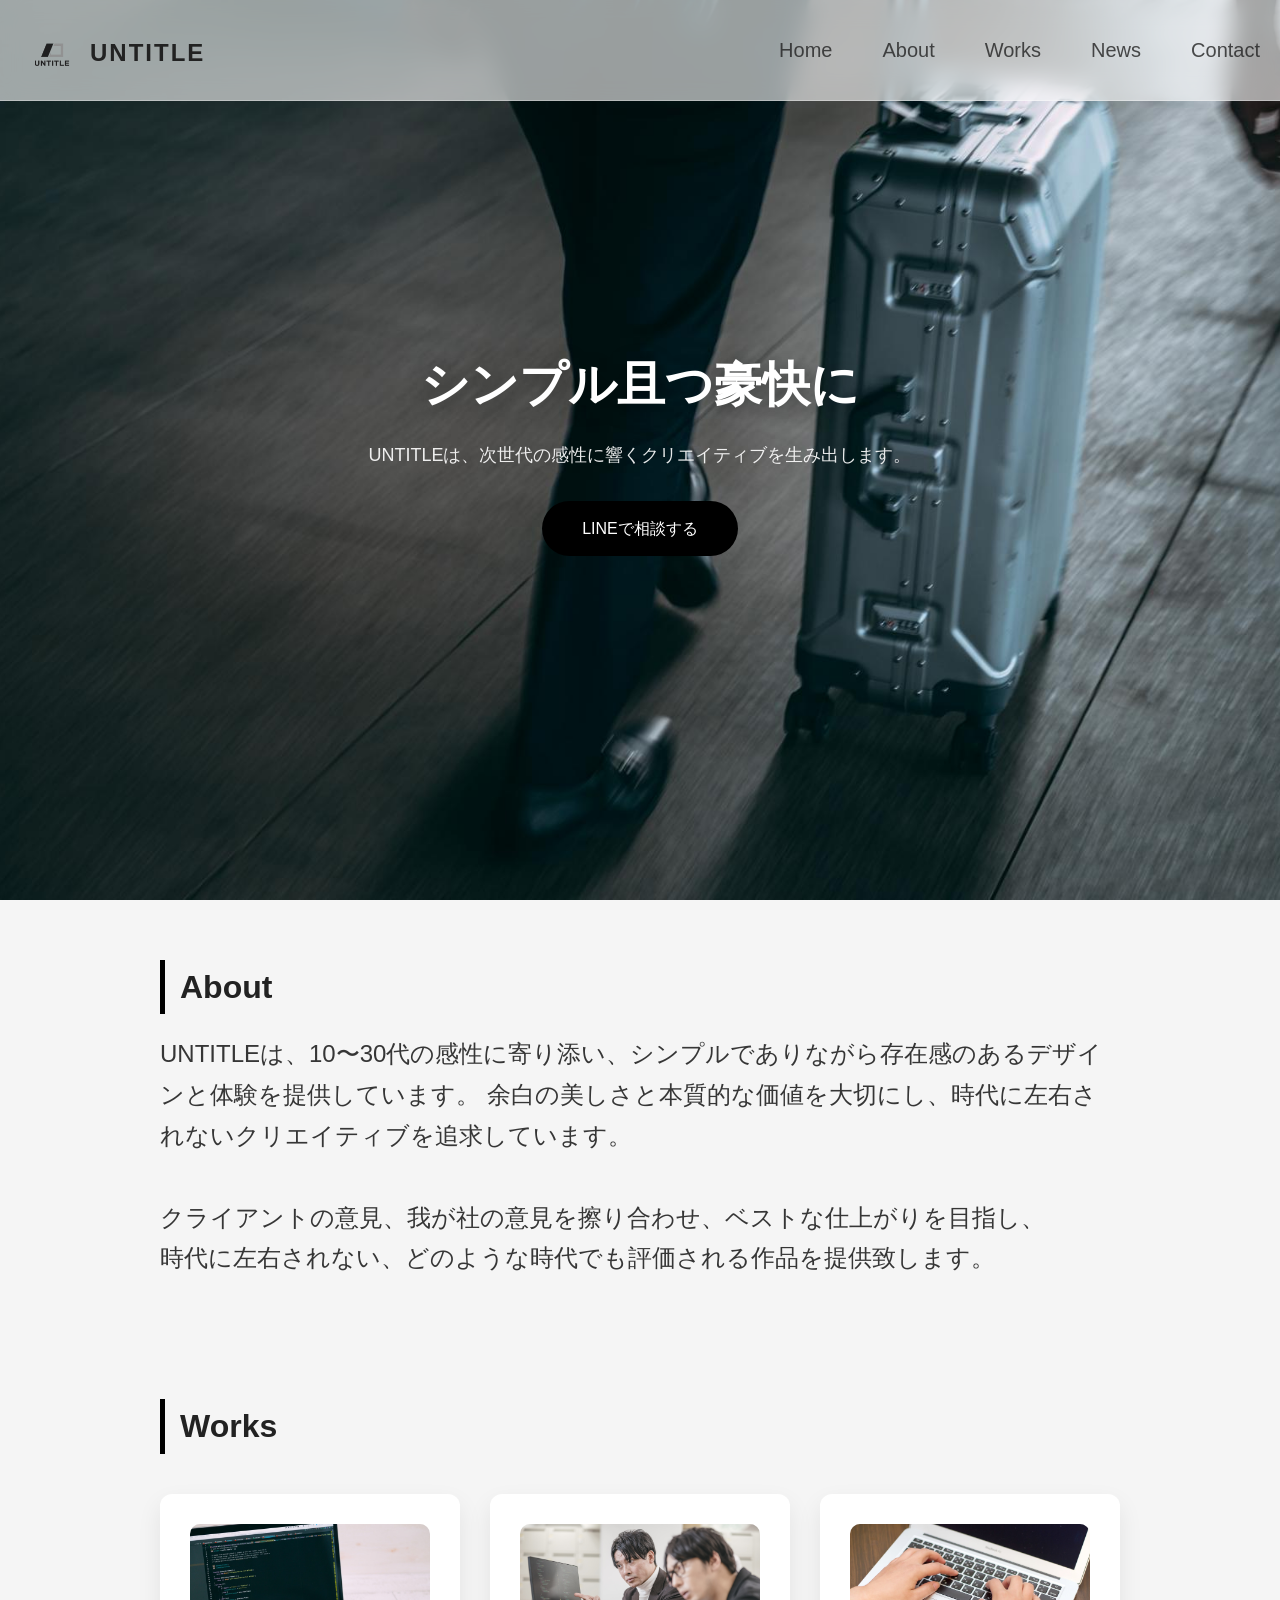
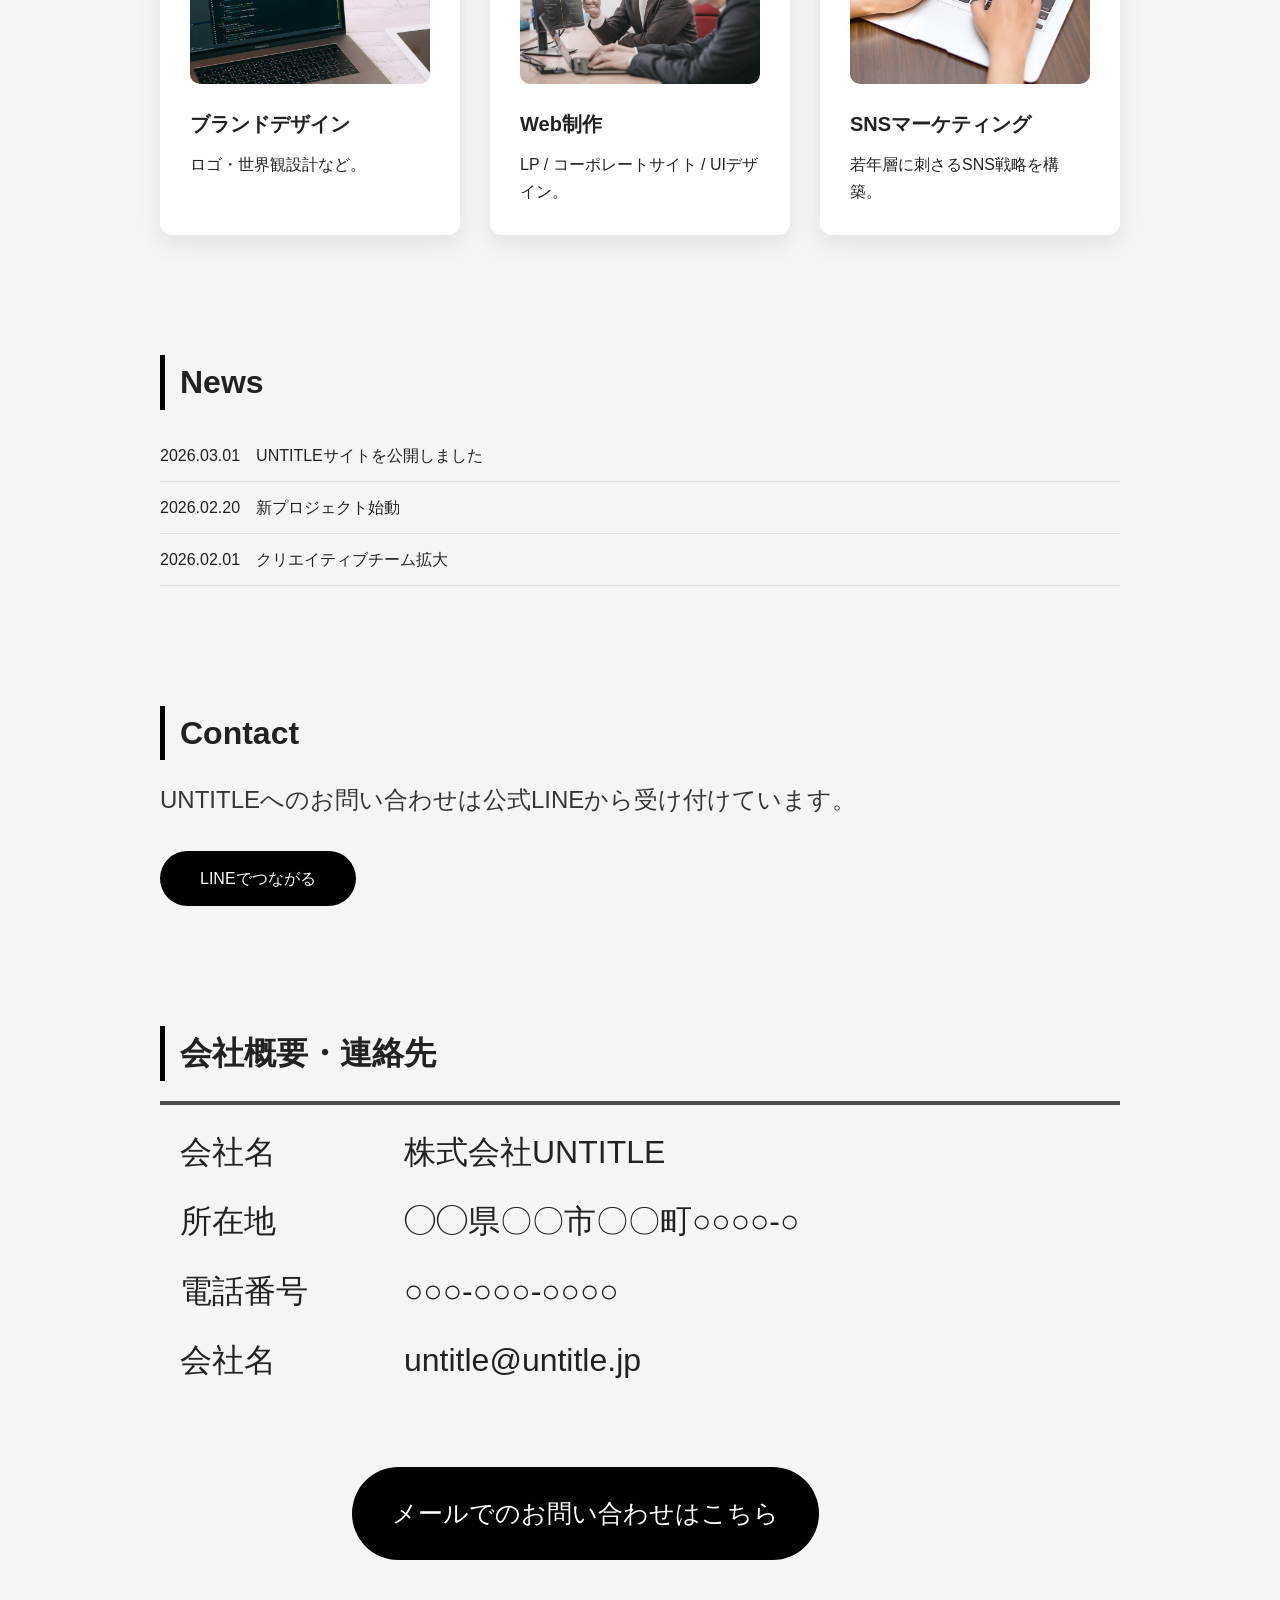
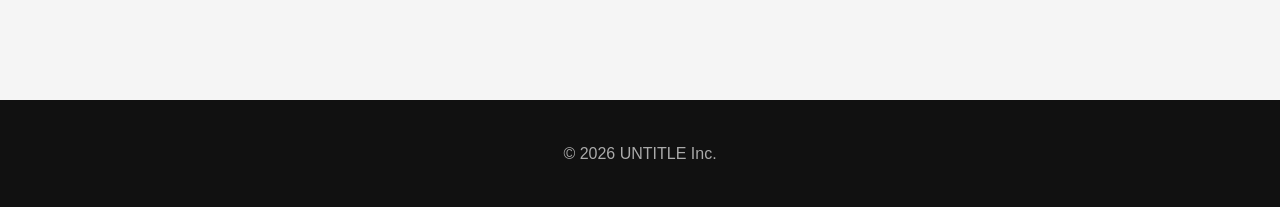
<file: index.html>
<!DOCTYPE html>
<html lang="ja">
<head>
    <meta charset="UTF-8">
    <meta name="viewport" content="width=device-width, initial-scale=1.0">
    <meta name="description" content="UNTITLE 公式サイト">
    <link rel="stylesheet" href="style.css">
    <title>UNTITLE</title>
</head>
<body>

    <!-- Header -->
    <header id="header">
        <div class="logo-title">
            <img src="images/logo.png" alt="UNTITLE logo" class="logo">
            <h1 class="site-title"><a href="#">UNTITLE</a></h1>
        </div>
        <div class="hamburger">☰</div>
        <nav class="site-nav">
            <ul>
                <li><a href="#hero">Home</a></li>
                <li><a href="#about">About</a></li>
                <li><a href="#works">Works</a></li>
                <li><a href="#news">News</a></li>
                <li><a href="#contact">Contact</a></li>
            </ul>
        </nav>
    </header>

    <!-- Hero Section -->
    <section id="hero" class="hero">
        <div class="hero-inner">
            <h2 class="hero-title">シンプル且つ豪快に</h2>
            <p class="hero-sub">UNTITLEは、次世代の感性に響くクリエイティブを生み出します。</p>
            <a href="https://lin.ee/NzMU4TW" class="hero-btn" target="_blank">LINEで相談する</a>
        </div>
    </section>

    <!-- About -->
    <section id="about" class="section">
        <h3 class="section-title">About</h3>
        <p class="section-text">
            UNTITLEは、10〜30代の感性に寄り添い、シンプルでありながら存在感のあるデザインと体験を提供しています。
            余白の美しさと本質的な価値を大切にし、時代に左右されないクリエイティブを追求しています。
        </p>
        <p class="section-text">
            <br>
            クライアントの意見、我が社の意見を擦り合わせ、ベストな仕上がりを目指し、<br>
            時代に左右されない、どのような時代でも評価される作品を提供致します。
        </p>
    </section>

    <!-- Works -->
    <section id="works" class="section">
        <h3 class="section-title">Works</h3>

        <div class="works-wrapper">
            <div class="work-card">
                <img src="images/1.jpg" alt="ブランドデザイン" class="work-img">
                <h4 class="work-title"><a href="">ブランドデザイン</a></h4>
                <p class="work-text">ロゴ・世界観設計など。</p>
            </div>

            <div class="work-card">
                <img src="images/2.jpg" alt="Web制作" class="work-img">
                <h4 class="work-title">Web制作</h4>
                <p class="work-text">LP / コーポレートサイト / UIデザイン。</p>
            </div>

            <div class="work-card">
                <img src="images/3.jpg" alt="SNSマーケティング" class="work-img">
                <h4 class="work-title">SNSマーケティング</h4>
                <p class="work-text">若年層に刺さるSNS戦略を構築。</p>
            </div>
        </div>
    </section>

    <!-- News -->
    <section id="news" class="section">
        <h3 class="section-title">News</h3>

        <ul class="news-list">
            <li>2026.03.01　UNTITLEサイトを公開しました</li>
            <li>2026.02.20　新プロジェクト始動</li>
            <li>2026.02.01　クリエイティブチーム拡大</li>
        </ul>
    </section>

    <!-- Contact -->
    <section id="contact" class="section">
        <h3 class="section-title">Contact</h3>
        <p class="section-text">UNTITLEへのお問い合わせは公式LINEから受け付けています。</p>

        <div class="contact-btn-wrap">
            <a href="https://lin.ee/NzMU4TW" class="contact-btn" target="_blank">
                LINEでつながる
            </a>
        </div>                
    </section>

    <section id="company" class="section">
        <h3 class="section-title">会社概要・連絡先</h3>
        <div class="hr"></div>
        <ul class="company-list">
            <li>会社名　　　　株式会社UNTITLE</li>
            <li>所在地　　　　◯◯県〇〇市〇〇町○○○○-○</li>
            <li>電話番号　　　○○○-○○○-○○○○</li>
            <li>会社名　　　　untitle@untitle.jp</li>
        </ul>

        <div class="company-btn-wrap">
            <a href="inquiry.html" class="company-btn">メールでのお問い合わせはこちら</a>
        </div>

    </section>
    <!-- Footer -->
    <footer id="footer">
        <p>© 2026 UNTITLE Inc.</p>
    </footer>


    <script src="script.js"></script>
</body>
</html>
</file>
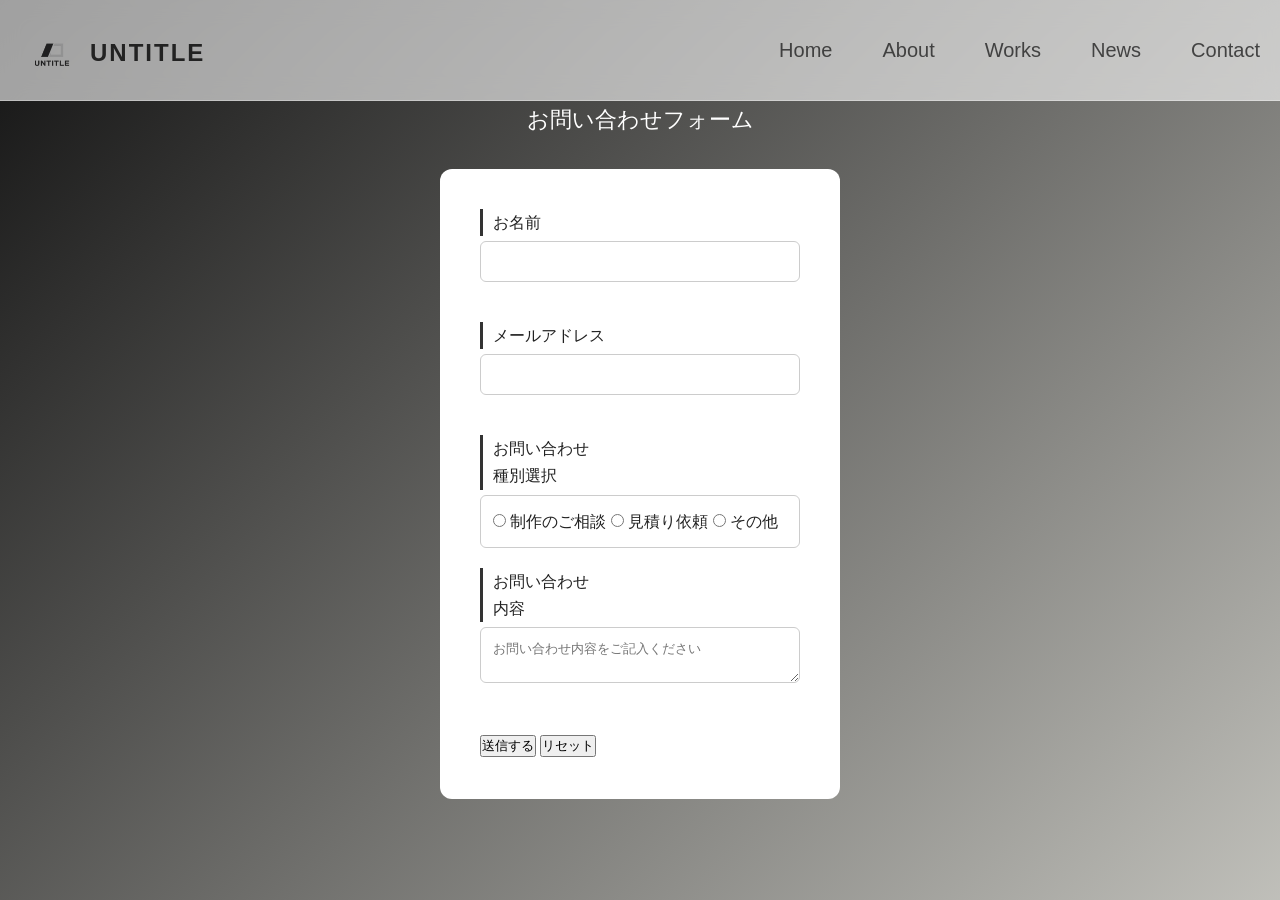
<file: inquiry.html>
<!DOCTYPE html>
<html lang="ja">
<head>
    <meta charset="UTF-8">
    <meta name="viewport" content="width=device-width, initial-scale=1.0">
    <link rel="stylesheet" href="inquiry.css">
    <title>UNTITLE　お問い合わせフォーム</title>
</head>
<body>
    <!-- Header -->
    <header id="header">
        <div class="logo-title">
            <img src="images/logo.png" alt="UNTITLE logo" class="logo">
            <h1 class="site-title"><a href="#">UNTITLE</a></h1>
        </div>
        <div class="hamburger">☰</div>
        <nav class="site-nav">
            <ul>
                <li><a href="index.html#hero">Home</a></li>
                <li><a href="index.html#about">About</a></li>
                <li><a href="index.html#works">Works</a></li>
                <li><a href="index.html#news">News</a></li>
                <li><a href="index.html#contact">Contact</a></li>
            </ul>
        </nav>
    </header>
    
    <div class="contact-form">

        <p class="title">お問い合わせフォーム</p>

        <form action="" method="post">
            <div class="item">
                <label for="" class="label">お名前</label>
                <input type="text" class="inputs" name="name" required>  
            </div>

            <div class="item">
                <label for="" class="label">メールアドレス</label>
                <input type="email" class="inputs" name="email" required>  
            </div>

            <div class="item">
                <p class="label">お問い合わせ<br>種別選択</p>
                <div class="inputs">
                    <input type="radio" name="menu" id="production" value="production"> <label for="production">
                        制作のご相談</label>

                    <input type="radio" name="menu" id="estimate" value="estimate"> <label for="estimate">
                        見積り依頼</label>

                    <input type="radio" name="menu" id="others" value="others"> <label for="others">
                        その他</label>

                </div>
            </div>

            <div class="item">
                <label for="" class="label">お問い合わせ<br>内容</label>
                <textarea name="" id="" class="inputs" placeholder="お問い合わせ内容をご記入ください"></textarea>
            </div>

            <div class="button-area">
                <input type="submit" value="送信する">
                <input type="reset" value="リセット">

            </div>
        </form>
    </div>
    <script src="script.js"></script>
</body>
</html>
</file>
<file: style.css>
@import url("https://fonts.googleapis.com/css2?family=M+PLUS+Rounded+1c:wght@300;400;500;700&display=swap");


   /* Base */

* {
    margin: 0;
    padding: 0;
    box-sizing: border-box;
    font-family: "Noto Sans JP", sans-serif;
}

body {
    background: #f8f8f8;
    color: #222;
    line-height: 1.7;
}

body {
    background: #f5f5f5;
}

a {
    text-decoration: none;
    color: inherit;
}


   /* Header */

#header {
    position: fixed;
    top: 0;
    width: 100%;
    padding: 10px 20px;
    display: flex;
    justify-content: space-between;
    align-items: center;
    background: rgba(255, 255, 255, 0.6);
    backdrop-filter: blur(12px);
    border-bottom: 1px solid rgba(255,255,255,0.3);
    z-index: 1000;
}

/* logo */

.logo-title {
  display: flex;
  align-items: center;
  gap: 5px;
}

.logo {
  height: 80px;
  width: auto;
  padding-top: 15px;
}


.site-title a {
    font-size: 24px;
    font-weight: 700;
    letter-spacing: 2px;
}

nav ul {
    display: flex;
    gap: 50px;
    align-items: center;
    list-style: none;
}

nav a {
    font-size: 20px;
    opacity: 0.8;
    transition: 0.3s;
}

nav a:hover {
    opacity: 1;
}

nav img {
    width: 28px;
    height: 28px;
    border-radius: 6px;
    transition: 0.3s;
}

nav img:hover {
    transform: scale(1.1);
}

   /* Hero */

.hero {
    height: 100vh;
    background: url(images/caseIMG_2252_TP_V.jpg)
        center/cover no-repeat;
    display: flex;
    justify-content: center;
    align-items: center;
    text-align: center;
    padding: 0 20px;
    color: white;
}

.hero-inner {
    animation: fadeUp 1.2s ease forwards;
    opacity: 0;
}

.hero-title {
    font-size: 48px;
    font-weight: 700;
    text-shadow: 0 4px 20px rgba(0,0,0,0.4);
}

.hero-sub {
    margin-top: 15px;
    font-size: 18px;
    opacity: 0.9;
}

.hero-btn {
    display: inline-block;
    margin-top: 30px;
    padding: 14px 40px;
    background: black;
    color: white;
    border-radius: 50px;
    font-size: 16px;
    transition: 0.3s;
}

.hero-btn:hover {
    background: #333;
}

@keyframes fadeUp {
    0% { opacity: 0; transform: translateY(20px); }
    100% { opacity: 1; transform: translateY(0); }
}


   /* Section */

.section {
    padding: 60px 20px;
    max-width: 1000px;
    margin: auto;
}

.section-title {
    font-size: 32px;
    margin-bottom: 20px;
    border-left: 5px solid black;
    padding-left: 15px;
}

.section-text {
    font-size: 24px;
    opacity: 0.9;
}


   /* Works */

.works-wrapper {
    display: grid;
    grid-template-columns: repeat(auto-fit, minmax(260px, 1fr));
    gap: 30px;
    margin-top: 40px;
}

.work-card {
    background: white;
    padding: 30px;
    border-radius: 12px;
    box-shadow: 0 10px 25px rgba(0,0,0,0.08);
    transition: 0.3s;
}

.work-img {
    width: 100%;
    height: 160px;
    object-fit: cover;
    border-radius: 10px;
    margin-bottom: 15px;
}

.work-card:hover {
    transform: translateY(-5px);
    box-shadow: 0 15px 35px rgba(0,0,0,0.12);
}

.work-title {
    font-size: 20px;
    margin-bottom: 10px;
}


   /* News */

.news-list {
    list-style: none;
    margin-top: 20px;
}

.news-list li {
    padding: 12px 0;
    border-bottom: 1px solid #ddd;
    font-size: 16px;
}


   /* Contact */

.contact-btn-wrap {
    margin-top: 30px;
}

.contact-btn {
    display: inline-block;
    padding: 14px 40px;
    background: black;
    color: white;
    border-radius: 50px;
    font-size: 16px;
    transition: 0.3s;
}

.contact-btn:hover {
    background: #333;
    transform: translateY(-5px);
}

    /* Company */

.hr {
    border: 2px solid rgb(77, 75, 75);
    width: 100%;
}

.company-list {
    list-style: none;
    margin-top: 20px;
    margin-left: 20px;
}

.company-list li{
    text-align-last:left ;
    text-align:left;
    font-size: 32px;
    margin-bottom: 15px;
}

.company-btn-wrap {
    margin-top: 30px;
}

.company-btn {
    display: inline-block;
    padding: 25px 40px;
    background: black;
    color: white;
    border-radius: 50px;
    font-size: 25px;
    transition: 0.3s;
    margin-top: 50px;
    margin-left: 20%;
}

.company-btn:hover {
    background: #333;
    transform: translateY(-5px);
}

   /* Footer */

#footer {
    text-align: center;
    padding: 40px;
    background: #111;
    color: #aaa;
    margin-top: 80px;
}

/* PCハンバーガー非表示 */

.hamburger{
    display: none;
    font-size: 32px;
    cursor: pointer;
}

   /* Responsive */

@media (max-width: 768px) {
    .hero-title {
        font-size: 36px;
    }

    #header {
        padding: 1px 20px;
    }

    nav ul {
        gap: 15px;
    }

    .hamburger{
        display: block; /*スマホで表示*/
        padding-left: 100px;
        font-size: 35px;
    }

    .site-nav ul {
        display: none;
        flex-direction: column;
        gap: 16px;
        background: rgba(255,255,255,0.9);
        padding: 20px;
        position: absolute;
        top: 80px;
        right: 20px;
        border-radius: 8px;
    }

    .site-nav.active ul {
         display: flex;
    }


    .company-list {
    list-style: none;
    margin-top: 20px;
    margin-left: 20px;
    }

    .company-list li{
    text-align-last:left ;
    text-align:left;
    font-size: 12px;
    margin-bottom: 15px;
    }

    .company-btn-wrap {
    margin-top: 30px;
    }

    .company-btn {
    display: inline-block;
    padding: 12px 20px;
    background: black;
    color: white;
    border-radius: 50px;
    font-size: 10px;
    transition: 0.3s;
    margin-top: 10px;
    margin-left: 20%;
    }

    .company-btn:hover {
    background: #333;
    }
}

/* margin */

.margin-text {
    font-size: 18px;
    opacity: 0.9;
    padding-top: 30px;
}
</file>
<file: inquiry.css>
@import url("https://fonts.googleapis.com/css2?family=M+PLUS+Rounded+1c:wght@300;400;500;700&display=swap");

* {
    margin: 0;
    padding: 0;
    box-sizing: border-box;
    font-family: "Noto Sans JP", sans-serif;
}


body {
    background: linear-gradient(135deg, #131313, #49483859);
    color: #222;
    line-height: 1.7;

    height: 100vh;
    display: flex;
    align-items: center;
    justify-content: center;
}


a {
    text-decoration: none;
    color: inherit;
}

#header {
    position: fixed;
    top: 0;
    width: 100%;
    padding: 10px 20px;
    display: flex;
    justify-content: space-between;
    align-items: center;
    background: rgba(255, 255, 255, 0.6);
    backdrop-filter: blur(12px);
    border-bottom: 1px solid rgba(255,255,255,0.3);
    z-index: 1000;
}

/* logo */

.logo-title {
  display: flex;
  align-items: center;
  gap: 5px;
}

.logo {
  height: 80px;
  width: auto;
  padding-top: 15px;
}


.site-title a {
    font-size: 24px;
    font-weight: 700;
    letter-spacing: 2px;
}

nav ul {
    display: flex;
    gap: 50px;
    align-items: center;
    list-style: none;
}

nav a {
    font-size: 20px;
    opacity: 0.8;
    transition: 0.3s;
}

nav a:hover {
    opacity: 1;
}

nav img {
    width: 28px;
    height: 28px;
    border-radius: 6px;
    transition: 0.3s;
}

nav img:hover {
    transform: scale(1.1);
}


@keyframes fadeUp {
    0% { opacity: 0; transform: translateY(20px); }
    100% { opacity: 1; transform: translateY(0); }
}

  /* Section */

.section {
    padding: 60px 20px;
    max-width: 1000px;
    margin: auto;
}

.section-title {
    font-size: 32px;
    margin-bottom: 20px;
    border-left: 5px solid black;
    padding-left: 15px;
}

.section-text {
    font-size: 24px;
    opacity: 0.9;
}



.title {
    text-align: center;
    font-size: 22px;
    margin-bottom: 30px;
    color: #fff;
}

form {
    background: #fff;
    padding: 40px;
    border-radius: 12px;
    width: 400px;
}

.item {
    margin-bottom: 20px;
}

.label {
    display: block;
    margin-bottom: 5px;
    border-left: 3px solid #333;
    padding-left: 10px;
}

.inputs,textarea {
    width: 100%;
    padding: 12px;
    margin-bottom: 20px;
    border: 1px solid #ccc;
    border-radius: 6px;
}

button{
    width: 100%;
    padding: 14px;
    background: #333;
    color: #fff;
    font-size: 16px;
    border-radius: 6px;
}



/* PCハンバーガー非表示 */

.hamburger{
    display: none;
    font-size: 32px;
    cursor: pointer;
}

  /* Responsive */

@media (max-width: 768px) {

    #header {
        padding: 1px 5px;
    }

    nav ul {
        gap: 15px;
    }

    .hamburger{
        display: block; /*スマホで表示*/
        padding-left: 100px;
        font-size: 35px;
    }

    .site-nav ul {
        display: none;
        flex-direction: column;
        gap: 16px;
        background: rgba(255,255,255,0.9);
        padding: 20px;
        position: absolute;
        top: 80px;
        right: 20px;
        border-radius: 8px;
    }

    .site-nav.active ul {
         display: flex;
    }


    .title {
    text-align: center;
    font-size: 20px;
    margin-top: 40px;
    margin-bottom: 15px;
    color: #fff;
    }

    form {
        background: #ffffff;
        padding: 20px;
        border-radius: 6px;
        width: 280px;
    }

    .item {
        margin-bottom:10px;
    }

    .label {
        display: block;
        margin-bottom: 5px;
        border-left: 3px solid #333;
        padding-left: 10px;
    }

    .inputs,textarea {
        width: 100%;
        padding: 6px;
        margin-bottom: 10px;
        border: 1px solid #ccc;
        border-radius: 6px;
    }

    button{
        width: 100%;
        padding: 7px;
        background: #333;
        color: #fff;
        font-size: 5px;
        border-radius: 6px;
    }

}
</file>
